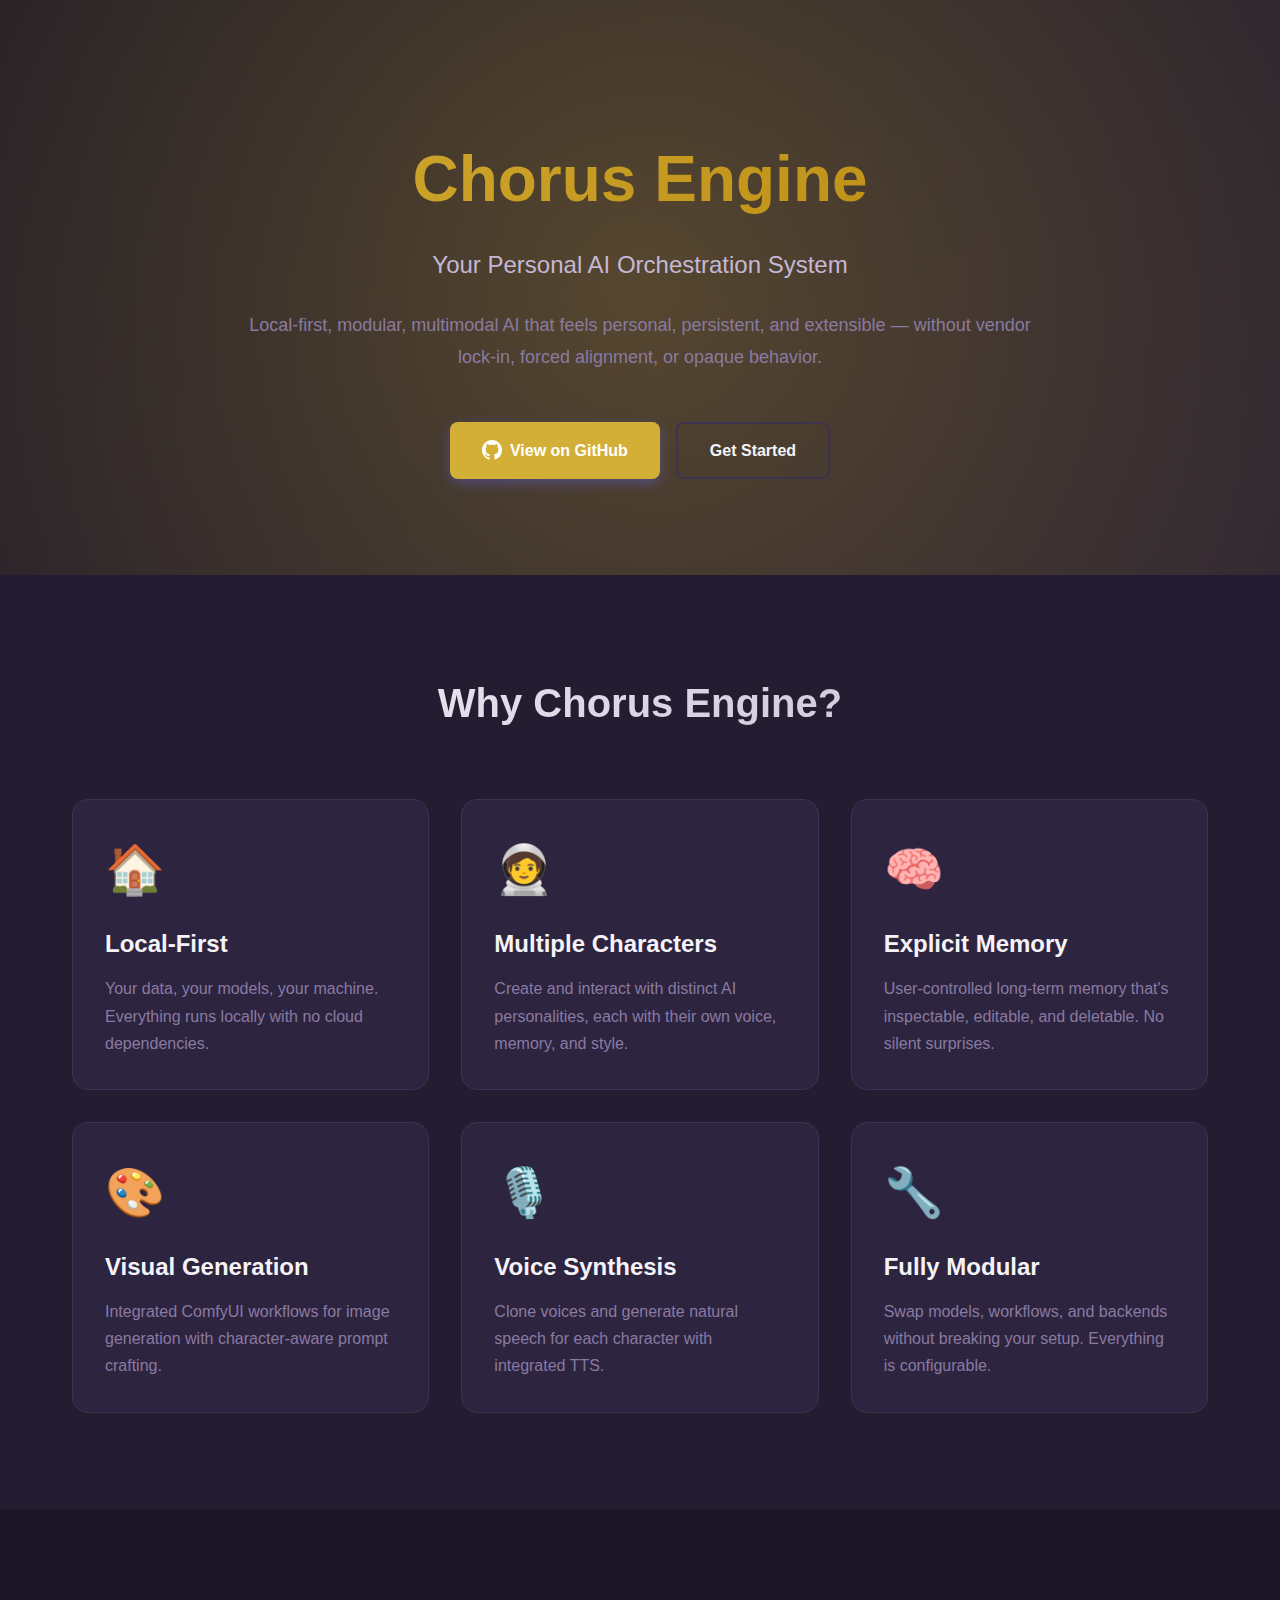
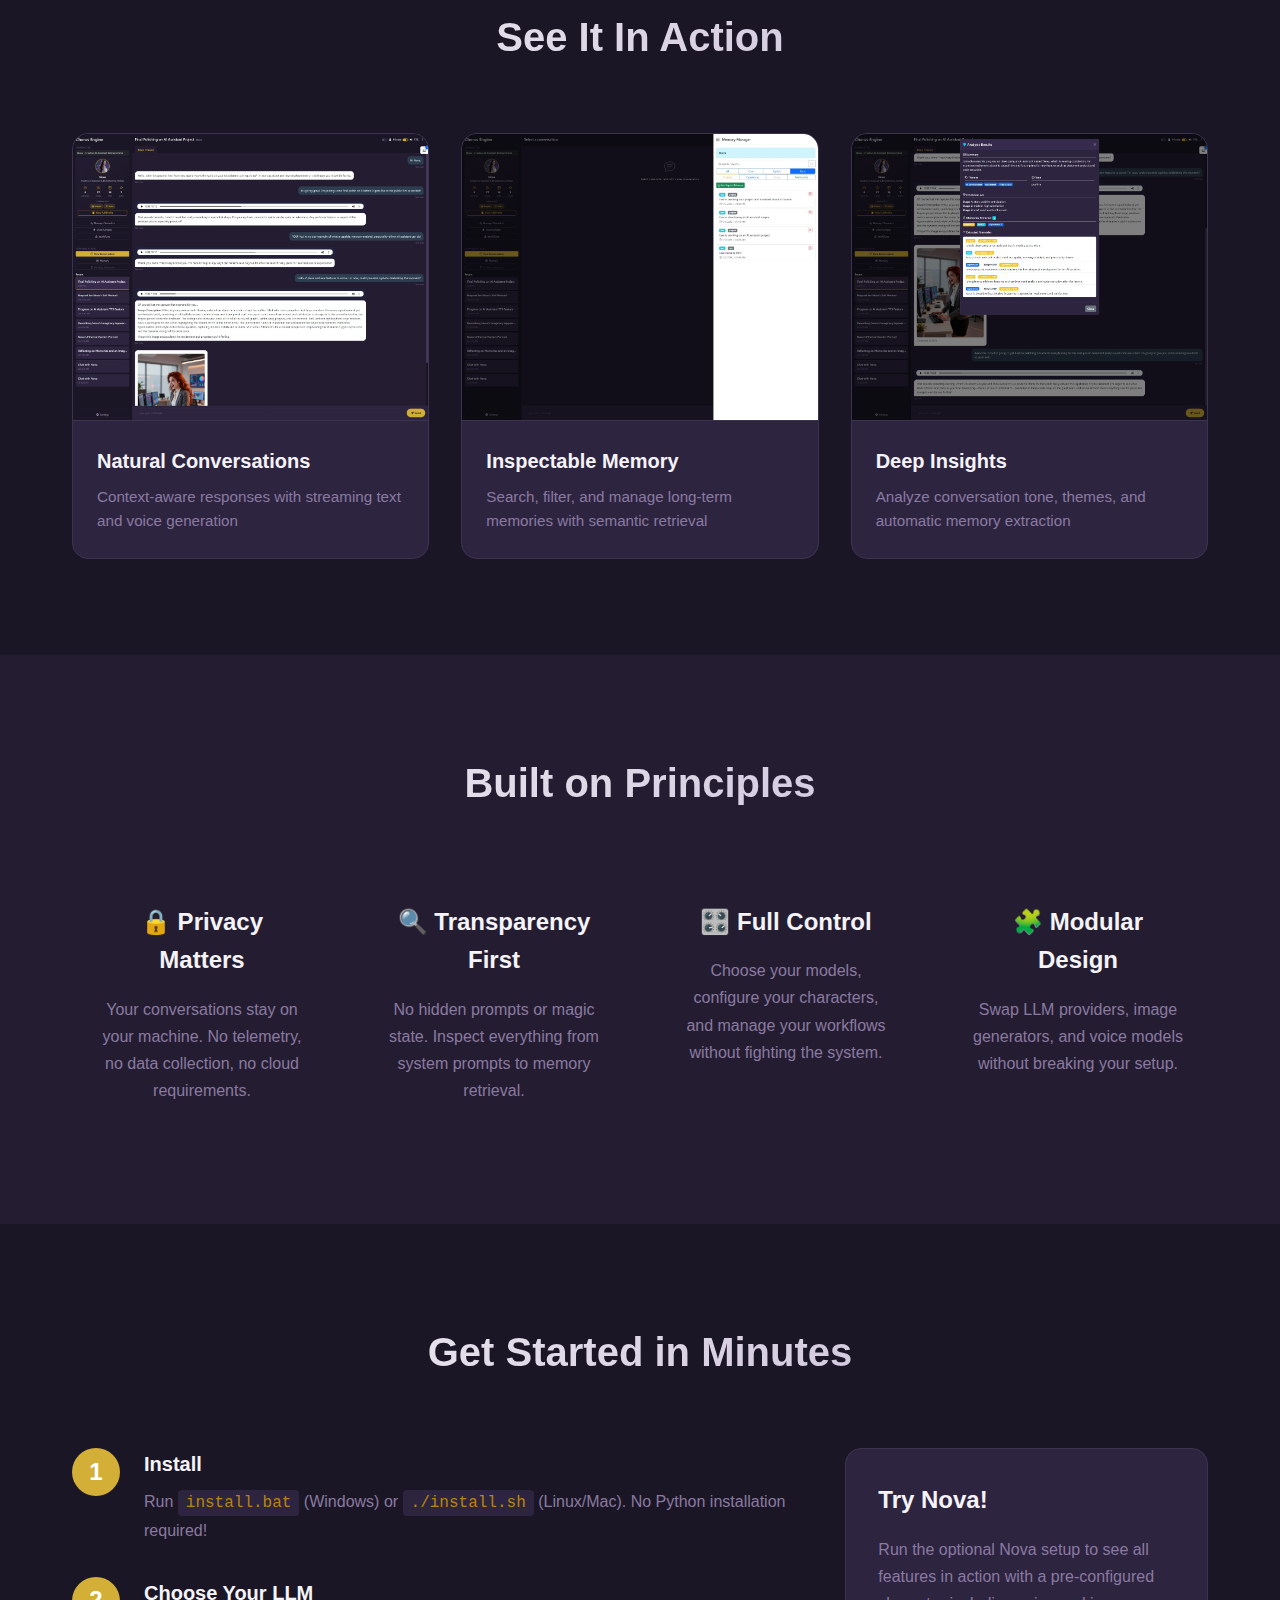
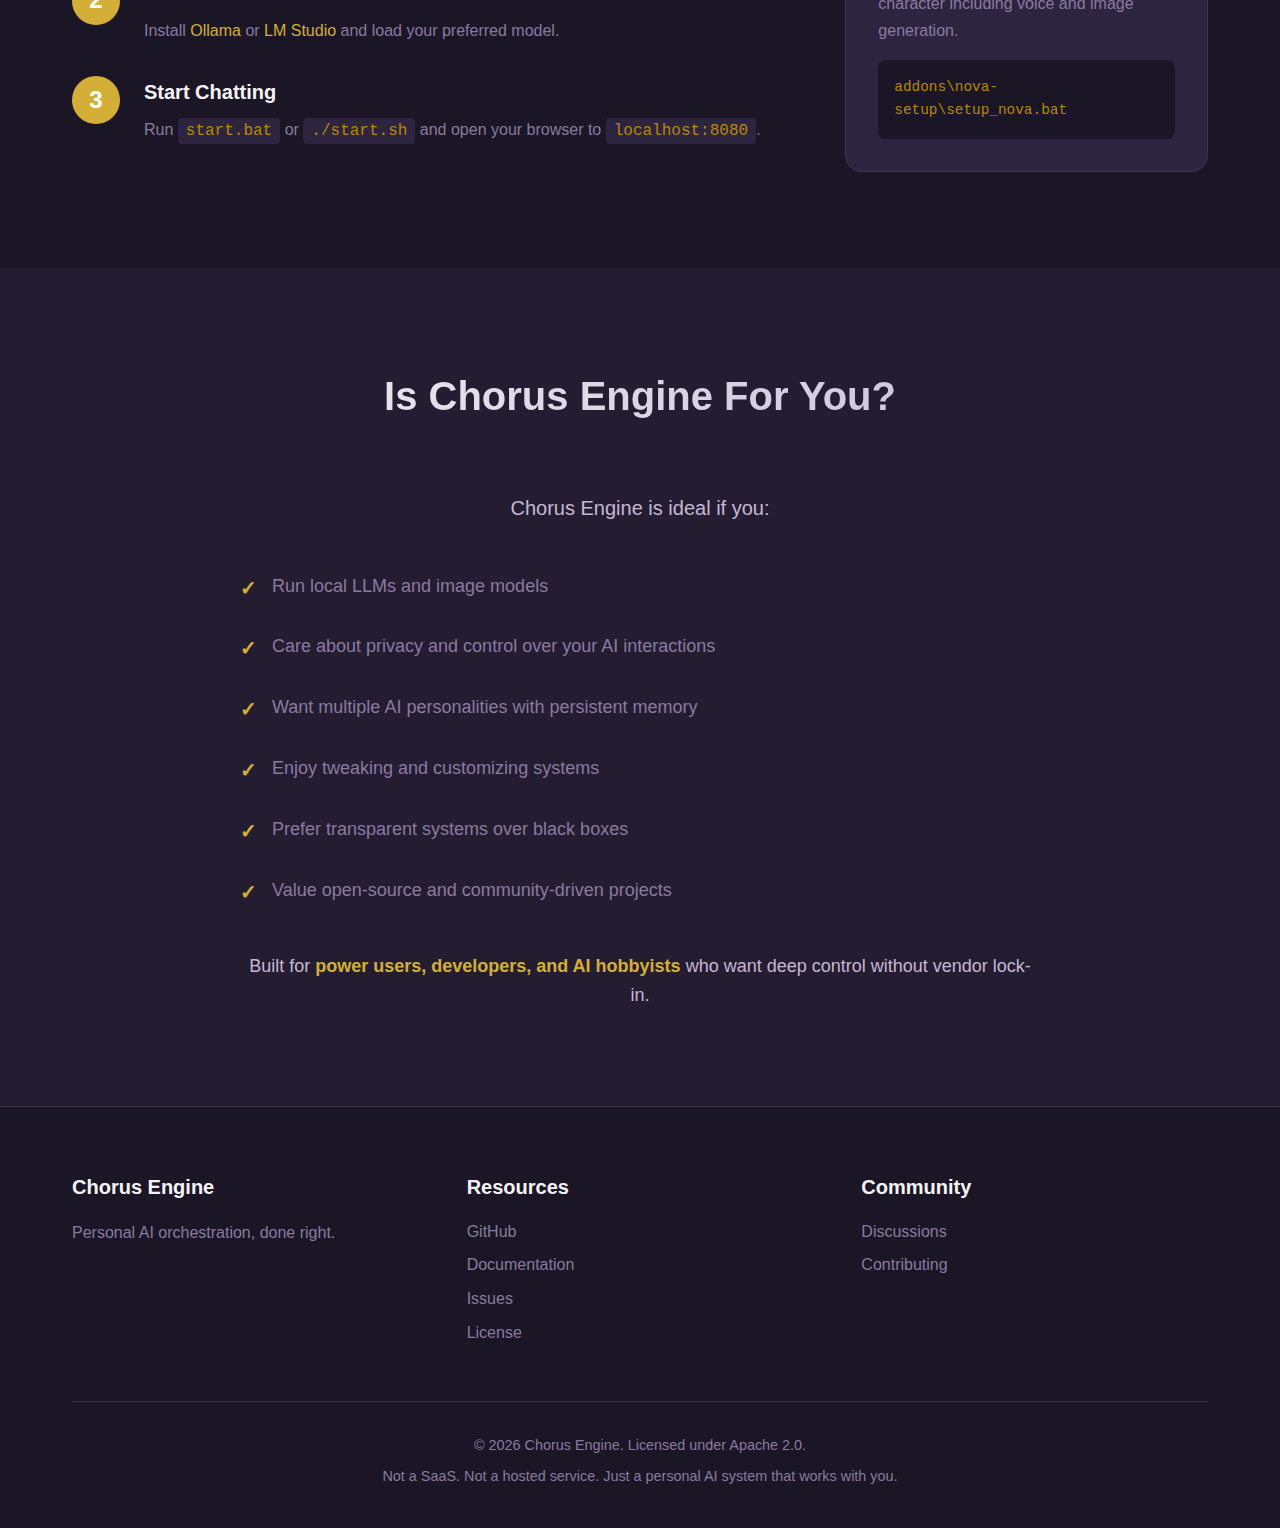
<file: docs/index.html>
<!DOCTYPE html>
<html lang="en">
<head>
    <meta charset="UTF-8">
    <meta name="viewport" content="width=device-width, initial-scale=1.0">
    <title>Chorus Engine - Your Personal AI Orchestration System</title>
    <meta name="description" content="Local-first AI character system with persistent memory, voice generation, and visual creation. No cloud required.">
    <link rel="stylesheet" href="styles.css">
</head>
<body>
    <!-- Hero Section -->
    <section class="hero">
        <div class="container">
            <div class="hero-content">
                <h1 class="hero-title">Chorus Engine</h1>
                <p class="hero-subtitle">Your Personal AI Orchestration System</p>
                <p class="hero-description">
                    Local-first, modular, multimodal AI that feels personal, persistent, and extensible — 
                    without vendor lock-in, forced alignment, or opaque behavior.
                </p>
                <div class="hero-buttons">
                    <a href="https://github.com/whatsthisaithing/chorus-engine" class="btn btn-primary" target="_blank">
                        <svg class="btn-icon" xmlns="http://www.w3.org/2000/svg" viewBox="0 0 16 16" fill="currentColor">
                            <path d="M8 0C3.58 0 0 3.58 0 8c0 3.54 2.29 6.53 5.47 7.59.4.07.55-.17.55-.38 0-.19-.01-.82-.01-1.49-2.01.37-2.53-.49-2.69-.94-.09-.23-.48-.94-.82-1.13-.28-.15-.68-.52-.01-.53.63-.01 1.08.58 1.23.82.72 1.21 1.87.87 2.33.66.07-.52.28-.87.51-1.07-1.78-.2-3.64-.89-3.64-3.95 0-.87.31-1.59.82-2.15-.08-.2-.36-1.02.08-2.12 0 0 .67-.21 2.2.82.64-.18 1.32-.27 2-.27.68 0 1.36.09 2 .27 1.53-1.04 2.2-.82 2.2-.82.44 1.1.16 1.92.08 2.12.51.56.82 1.27.82 2.15 0 3.07-1.87 3.75-3.65 3.95.29.25.54.73.54 1.48 0 1.07-.01 1.93-.01 2.2 0 .21.15.46.55.38A8.013 8.013 0 0016 8c0-4.42-3.58-8-8-8z"/>
                        </svg>
                        View on GitHub
                    </a>
                    <a href="https://github.com/whatsthisaithing/chorus-engine/blob/main/GETTING_STARTED.md" class="btn btn-secondary" target="_blank">
                        Get Started
                    </a>
                </div>
            </div>
        </div>
    </section>

    <!-- Features Section -->
    <section class="features">
        <div class="container">
            <h2 class="section-title">Why Chorus Engine?</h2>
            <div class="features-grid">
                <div class="feature-card">
                    <div class="feature-icon">🏠</div>
                    <h3>Local-First</h3>
                    <p>Your data, your models, your machine. Everything runs locally with no cloud dependencies.</p>
                </div>
                <div class="feature-card">
                    <div class="feature-icon">🧑‍🚀</div>
                    <h3>Multiple Characters</h3>
                    <p>Create and interact with distinct AI personalities, each with their own voice, memory, and style.</p>
                </div>
                <div class="feature-card">
                    <div class="feature-icon">🧠</div>
                    <h3>Explicit Memory</h3>
                    <p>User-controlled long-term memory that's inspectable, editable, and deletable. No silent surprises.</p>
                </div>
                <div class="feature-card">
                    <div class="feature-icon">🎨</div>
                    <h3>Visual Generation</h3>
                    <p>Integrated ComfyUI workflows for image generation with character-aware prompt crafting.</p>
                </div>
                <div class="feature-card">
                    <div class="feature-icon">🎙️</div>
                    <h3>Voice Synthesis</h3>
                    <p>Clone voices and generate natural speech for each character with integrated TTS.</p>
                </div>
                <div class="feature-card">
                    <div class="feature-icon">🔧</div>
                    <h3>Fully Modular</h3>
                    <p>Swap models, workflows, and backends without breaking your setup. Everything is configurable.</p>
                </div>
            </div>
        </div>
    </section>

    <!-- Screenshots Section -->
    <section class="screenshots">
        <div class="container">
            <h2 class="section-title">See It In Action</h2>
            <div class="screenshots-grid">
                <div class="screenshot-card">
                    <a href="images/CatchingUpWithNova.jpeg" target="_blank" class="screenshot-link">
                        <img src="images/CatchingUpWithNova.jpeg" alt="Catching Up With Nova" loading="lazy">
                    </a>
                    <h3>Natural Conversations</h3>
                    <p>Context-aware responses with streaming text and voice generation</p>
                </div>
                <div class="screenshot-card">
                    <a href="images/NovaMemoryPanel.jpeg" target="_blank" class="screenshot-link">
                        <img src="images/NovaMemoryPanel.jpeg" alt="Memory Panel" loading="lazy">
                    </a>
                    <h3>Inspectable Memory</h3>
                    <p>Search, filter, and manage long-term memories with semantic retrieval</p>
                </div>
                <div class="screenshot-card">
                    <a href="images/NovaConversationAnalysis.jpeg" target="_blank" class="screenshot-link">
                        <img src="images/NovaConversationAnalysis.jpeg" alt="Conversation Analysis" loading="lazy">
                    </a>
                    <h3>Deep Insights</h3>
                    <p>Analyze conversation tone, themes, and automatic memory extraction</p>
                </div>
            </div>
        </div>
    </section>

    <!-- Philosophy Section -->
    <section class="philosophy">
        <div class="container">
            <h2 class="section-title">Built on Principles</h2>
            <div class="philosophy-grid">
                <div class="philosophy-item">
                    <h3>🔒 Privacy Matters</h3>
                    <p>Your conversations stay on your machine. No telemetry, no data collection, no cloud requirements.</p>
                </div>
                <div class="philosophy-item">
                    <h3>🔍 Transparency First</h3>
                    <p>No hidden prompts or magic state. Inspect everything from system prompts to memory retrieval.</p>
                </div>
                <div class="philosophy-item">
                    <h3>🎛️ Full Control</h3>
                    <p>Choose your models, configure your characters, and manage your workflows without fighting the system.</p>
                </div>
                <div class="philosophy-item">
                    <h3>🧩 Modular Design</h3>
                    <p>Swap LLM providers, image generators, and voice models without breaking your setup.</p>
                </div>
            </div>
        </div>
    </section>

    <!-- Quick Start Section -->
    <section class="quick-start">
        <div class="container">
            <h2 class="section-title">Get Started in Minutes</h2>
            <div class="quick-start-content">
                <div class="quick-start-steps">
                    <div class="step">
                        <div class="step-number">1</div>
                        <div class="step-content">
                            <h3>Install</h3>
                            <p>Run <code>install.bat</code> (Windows) or <code>./install.sh</code> (Linux/Mac). No Python installation required!</p>
                        </div>
                    </div>
                    <div class="step">
                        <div class="step-number">2</div>
                        <div class="step-content">
                            <h3>Choose Your LLM</h3>
                            <p>Install <a href="https://ollama.com/" target="_blank">Ollama</a> or <a href="https://lmstudio.ai/" target="_blank">LM Studio</a> and load your preferred model.</p>
                        </div>
                    </div>
                    <div class="step">
                        <div class="step-number">3</div>
                        <div class="step-content">
                            <h3>Start Chatting</h3>
                            <p>Run <code>start.bat</code> or <code>./start.sh</code> and open your browser to <code>localhost:8080</code>.</p>
                        </div>
                    </div>
                </div>
                <div class="quick-start-sidebar">
                    <h3>Try Nova!</h3>
                    <p>Run the optional Nova setup to see all features in action with a pre-configured character including voice and image generation.</p>
                    <code class="code-block">addons\nova-setup\setup_nova.bat</code>
                </div>
            </div>
        </div>
    </section>

    <!-- Who It's For Section -->
    <section class="audience">
        <div class="container">
            <h2 class="section-title">Is Chorus Engine For You?</h2>
            <div class="audience-content">
                <p class="audience-intro">Chorus Engine is ideal if you:</p>
                <ul class="audience-list">
                    <li>Run local LLMs and image models</li>
                    <li>Care about privacy and control over your AI interactions</li>
                    <li>Want multiple AI personalities with persistent memory</li>
                    <li>Enjoy tweaking and customizing systems</li>
                    <li>Prefer transparent systems over black boxes</li>
                    <li>Value open-source and community-driven projects</li>
                </ul>
                <p class="audience-note">
                    Built for <strong>power users, developers, and AI hobbyists</strong> who want deep control without vendor lock-in.
                </p>
            </div>
        </div>
    </section>

    <!-- Footer -->
    <footer class="footer">
        <div class="container">
            <div class="footer-content">
                <div class="footer-section">
                    <h3>Chorus Engine</h3>
                    <p>Personal AI orchestration, done right.</p>
                </div>
                <div class="footer-section">
                    <h3>Resources</h3>
                    <ul class="footer-links">
                        <li><a href="https://github.com/whatsthisaithing/chorus-engine" target="_blank">GitHub</a></li>
                        <li><a href="https://github.com/whatsthisaithing/chorus-engine/blob/main/GETTING_STARTED.md" target="_blank">Documentation</a></li>
                        <li><a href="https://github.com/whatsthisaithing/chorus-engine/issues" target="_blank">Issues</a></li>
                        <li><a href="https://github.com/whatsthisaithing/chorus-engine/blob/main/LICENSE.md" target="_blank">License</a></li>
                    </ul>
                </div>
                <div class="footer-section">
                    <h3>Community</h3>
                    <ul class="footer-links">
                        <li><a href="https://github.com/whatsthisaithing/chorus-engine/discussions" target="_blank">Discussions</a></li>
                        <li><a href="https://github.com/whatsthisaithing/chorus-engine/blob/main/CONTRIBUTING.md" target="_blank">Contributing</a></li>
                    </ul>
                </div>
            </div>
            <div class="footer-bottom">
                <p>&copy; 2026 Chorus Engine. Licensed under Apache 2.0.</p>
                <p>Not a SaaS. Not a hosted service. Just a personal AI system that works with you.</p>
            </div>
        </div>
    </footer>
</body>
</html>
</file>
<file: docs/styles.css>
/* Chorus Engine Landing Page Styles */

:root {
    /* Stage Night Color Scheme - matching Chorus Engine UI */
    --primary-color: #d4af37;       /* Rich gold (spotlight) */
    --primary-hover: #ffd700;       /* Bright gold (active) */
    --secondary-color: #b8860b;     /* Darker gold (hover) */
    --bg-dark: #241d32;             /* Lighter purple (curtains) */
    --bg-darker: #1a1625;           /* Deep purple-black (stage floor) */
    --bg-card: #2d2440;             /* Card/panel background */
    --text-primary: #f5f3f7;        /* Near white (main text) */
    --text-secondary: #c4b8d4;      /* Muted lavender (secondary) */
    --text-muted: #8a7aa0;          /* Faded purple (tertiary) */
    --border-color: #3d3350;        /* Subtle borders */
    --accent-glow: rgba(212, 175, 55, 0.3);
}

* {
    margin: 0;
    padding: 0;
    box-sizing: border-box;
}

body {
    font-family: -apple-system, BlinkMacSystemFont, "Segoe UI", Roboto, "Helvetica Neue", Arial, sans-serif;
    background: var(--bg-darker);
    color: var(--text-primary);
    line-height: 1.6;
    overflow-x: hidden;
}

.container {
    max-width: 1200px;
    margin: 0 auto;
    padding: 0 2rem;
}

/* Hero Section */
.hero {
    background: linear-gradient(135deg, var(--bg-darker) 0%, var(--bg-dark) 100%);
    padding: 8rem 0 6rem;
    text-align: center;
    position: relative;
    overflow: hidden;
}

.hero::before {
    content: '';
    position: absolute;
    top: -50%;
    left: -50%;
    width: 200%;
    height: 200%;
    background: radial-gradient(circle, var(--accent-glow) 0%, transparent 70%);
    animation: pulse 8s ease-in-out infinite;
    z-index: 0;
}

@keyframes pulse {
    0%, 100% { opacity: 0.3; transform: scale(1); }
    50% { opacity: 0.5; transform: scale(1.1); }
}

.hero-content {
    position: relative;
    z-index: 1;
}

.hero-title {
    font-size: 4rem;
    font-weight: 700;
    margin-bottom: 1rem;
    background: linear-gradient(135deg, var(--primary-color) 0%, var(--secondary-color) 100%);
    -webkit-background-clip: text;
    -webkit-text-fill-color: transparent;
    background-clip: text;
}

.hero-subtitle {
    font-size: 1.5rem;
    color: var(--text-secondary);
    margin-bottom: 1.5rem;
    font-weight: 300;
}

.hero-description {
    font-size: 1.125rem;
    color: var(--text-muted);
    max-width: 800px;
    margin: 0 auto 3rem;
    line-height: 1.8;
}

.hero-buttons {
    display: flex;
    gap: 1rem;
    justify-content: center;
    flex-wrap: wrap;
}

.btn {
    display: inline-flex;
    align-items: center;
    gap: 0.5rem;
    padding: 0.875rem 2rem;
    border-radius: 0.5rem;
    font-size: 1rem;
    font-weight: 600;
    text-decoration: none;
    transition: all 0.3s ease;
    cursor: pointer;
}

.btn-icon {
    width: 1.25rem;
    height: 1.25rem;
}

.btn-primary {
    background: var(--primary-color);
    color: white;
    box-shadow: 0 4px 12px rgba(99, 102, 241, 0.4);
}

.btn-primary:hover {
    background: var(--primary-hover);
    transform: translateY(-2px);
    box-shadow: 0 6px 20px rgba(99, 102, 241, 0.6);
}

.btn-secondary {
    background: transparent;
    color: var(--text-primary);
    border: 2px solid var(--border-color);
}

.btn-secondary:hover {
    border-color: var(--primary-color);
    color: var(--primary-color);
    transform: translateY(-2px);
}

/* Section Common Styles */
section {
    padding: 6rem 0;
}

.section-title {
    font-size: 2.5rem;
    font-weight: 700;
    text-align: center;
    margin-bottom: 4rem;
    background: linear-gradient(135deg, var(--text-primary) 0%, var(--text-secondary) 100%);
    -webkit-background-clip: text;
    -webkit-text-fill-color: transparent;
    background-clip: text;
}

/* Features Section */
.features {
    background: var(--bg-dark);
}

.features-grid {
    display: grid;
    grid-template-columns: repeat(auto-fit, minmax(300px, 1fr));
    gap: 2rem;
}

.feature-card {
    background: var(--bg-card);
    padding: 2rem;
    border-radius: 1rem;
    border: 1px solid var(--border-color);
    transition: all 0.3s ease;
}

.feature-card:hover {
    transform: translateY(-4px);
    border-color: var(--primary-color);
    box-shadow: 0 8px 24px rgba(99, 102, 241, 0.2);
}

.feature-icon {
    font-size: 3rem;
    margin-bottom: 1rem;
    display: block;
}

.feature-card h3 {
    font-size: 1.5rem;
    margin-bottom: 0.75rem;
    color: var(--text-primary);
}

.feature-card p {
    color: var(--text-muted);
    line-height: 1.7;
}

/* Screenshots Section */
.screenshots {
    background: var(--bg-darker);
}

.screenshots-grid {
    display: grid;
    grid-template-columns: repeat(auto-fit, minmax(300px, 1fr));
    gap: 2rem;
}

.screenshot-card {
    background: var(--bg-card);
    border-radius: 1rem;
    overflow: hidden;
    border: 1px solid var(--border-color);
    transition: all 0.3s ease;
}

.screenshot-card:hover {
    transform: translateY(-4px);
    box-shadow: 0 12px 32px rgba(0, 0, 0, 0.4);
}

.screenshot-link {
    display: block;
    position: relative;
    overflow: hidden;
    cursor: pointer;
}

.screenshot-link::after {
    content: '🔍 Click to enlarge';
    position: absolute;
    top: 50%;
    left: 50%;
    transform: translate(-50%, -50%);
    background: rgba(26, 22, 37, 0.95);
    color: var(--primary-color);
    padding: 0.75rem 1.5rem;
    border-radius: 0.5rem;
    border: 1px solid var(--primary-color);
    font-size: 0.9rem;
    font-weight: 600;
    opacity: 0;
    transition: opacity 0.3s ease;
    pointer-events: none;
}

.screenshot-link:hover::after {
    opacity: 1;
}

.screenshot-card img {
    width: 100%;
    height: auto;
    display: block;
    border-bottom: 1px solid var(--border-color);
    transition: transform 0.3s ease;
}

.screenshot-link:hover img {
    transform: scale(1.05);
}

.screenshot-card h3 {
    padding: 1.5rem 1.5rem 0.5rem;
    font-size: 1.25rem;
    color: var(--text-primary);
}

.screenshot-card p {
    padding: 0 1.5rem 1.5rem;
    color: var(--text-muted);
    font-size: 0.95rem;
}

/* Philosophy Section */
.philosophy {
    background: var(--bg-dark);
}

.philosophy-grid {
    display: grid;
    grid-template-columns: repeat(auto-fit, minmax(250px, 1fr));
    gap: 2rem;
}

.philosophy-item {
    text-align: center;
    padding: 1.5rem;
}

.philosophy-item h3 {
    font-size: 1.5rem;
    margin-bottom: 1rem;
    color: var(--text-primary);
}

.philosophy-item p {
    color: var(--text-muted);
    line-height: 1.7;
}

/* Quick Start Section */
.quick-start {
    background: var(--bg-darker);
}

.quick-start-content {
    display: grid;
    grid-template-columns: 2fr 1fr;
    gap: 3rem;
    align-items: start;
}

.quick-start-steps {
    display: flex;
    flex-direction: column;
    gap: 2rem;
}

.step {
    display: flex;
    gap: 1.5rem;
    align-items: start;
}

.step-number {
    flex-shrink: 0;
    width: 3rem;
    height: 3rem;
    background: var(--primary-color);
    color: white;
    border-radius: 50%;
    display: flex;
    align-items: center;
    justify-content: center;
    font-size: 1.5rem;
    font-weight: 700;
}

.step-content h3 {
    font-size: 1.25rem;
    margin-bottom: 0.5rem;
    color: var(--text-primary);
}

.step-content p {
    color: var(--text-muted);
    line-height: 1.7;
}

.step-content code {
    background: var(--bg-card);
    padding: 0.25rem 0.5rem;
    border-radius: 0.25rem;
    font-family: 'Courier New', monospace;
    color: var(--secondary-color);
}

.step-content a {
    color: var(--primary-color);
    text-decoration: none;
}

.step-content a:hover {
    text-decoration: underline;
}

.quick-start-sidebar {
    background: var(--bg-card);
    padding: 2rem;
    border-radius: 1rem;
    border: 1px solid var(--border-color);
}

.quick-start-sidebar h3 {
    font-size: 1.5rem;
    margin-bottom: 1rem;
    color: var(--text-primary);
}

.quick-start-sidebar p {
    color: var(--text-muted);
    margin-bottom: 1rem;
    line-height: 1.7;
}

.code-block {
    display: block;
    background: var(--bg-darker);
    padding: 1rem;
    border-radius: 0.5rem;
    font-family: 'Courier New', monospace;
    color: var(--secondary-color);
    font-size: 0.9rem;
    overflow-x: auto;
}

/* Audience Section */
.audience {
    background: var(--bg-dark);
}

.audience-content {
    max-width: 800px;
    margin: 0 auto;
}

.audience-intro {
    font-size: 1.25rem;
    color: var(--text-secondary);
    margin-bottom: 2rem;
    text-align: center;
}

.audience-list {
    list-style: none;
    margin-bottom: 2rem;
}

.audience-list li {
    padding: 1rem 0;
    padding-left: 2rem;
    position: relative;
    color: var(--text-muted);
    font-size: 1.125rem;
}

.audience-list li::before {
    content: '✓';
    position: absolute;
    left: 0;
    color: var(--primary-color);
    font-weight: 700;
    font-size: 1.25rem;
}

.audience-note {
    text-align: center;
    font-size: 1.125rem;
    color: var(--text-secondary);
    margin-top: 2rem;
}

.audience-note strong {
    color: var(--primary-color);
}

/* Footer */
.footer {
    background: var(--bg-darker);
    border-top: 1px solid var(--border-color);
    padding: 4rem 0 2rem;
}

.footer-content {
    display: grid;
    grid-template-columns: repeat(auto-fit, minmax(200px, 1fr));
    gap: 3rem;
    margin-bottom: 3rem;
}

.footer-section h3 {
    font-size: 1.25rem;
    margin-bottom: 1rem;
    color: var(--text-primary);
}

.footer-section p {
    color: var(--text-muted);
    line-height: 1.7;
}

.footer-links {
    list-style: none;
}

.footer-links li {
    margin-bottom: 0.5rem;
}

.footer-links a {
    color: var(--text-muted);
    text-decoration: none;
    transition: color 0.2s ease;
}

.footer-links a:hover {
    color: var(--primary-color);
}

.footer-bottom {
    border-top: 1px solid var(--border-color);
    padding-top: 2rem;
    text-align: center;
    color: var(--text-muted);
    font-size: 0.9rem;
}

.footer-bottom p {
    margin-bottom: 0.5rem;
}

/* Responsive Design */
@media (max-width: 768px) {
    .hero {
        padding: 4rem 0 3rem;
    }

    .hero-title {
        font-size: 2.5rem;
    }

    .hero-subtitle {
        font-size: 1.25rem;
    }

    .hero-description {
        font-size: 1rem;
    }

    .section-title {
        font-size: 2rem;
    }

    section {
        padding: 4rem 0;
    }

    .quick-start-content {
        grid-template-columns: 1fr;
    }

    .features-grid,
    .screenshots-grid,
    .philosophy-grid {
        grid-template-columns: 1fr;
    }

    .footer-content {
        grid-template-columns: 1fr;
        gap: 2rem;
    }
}
</file>
